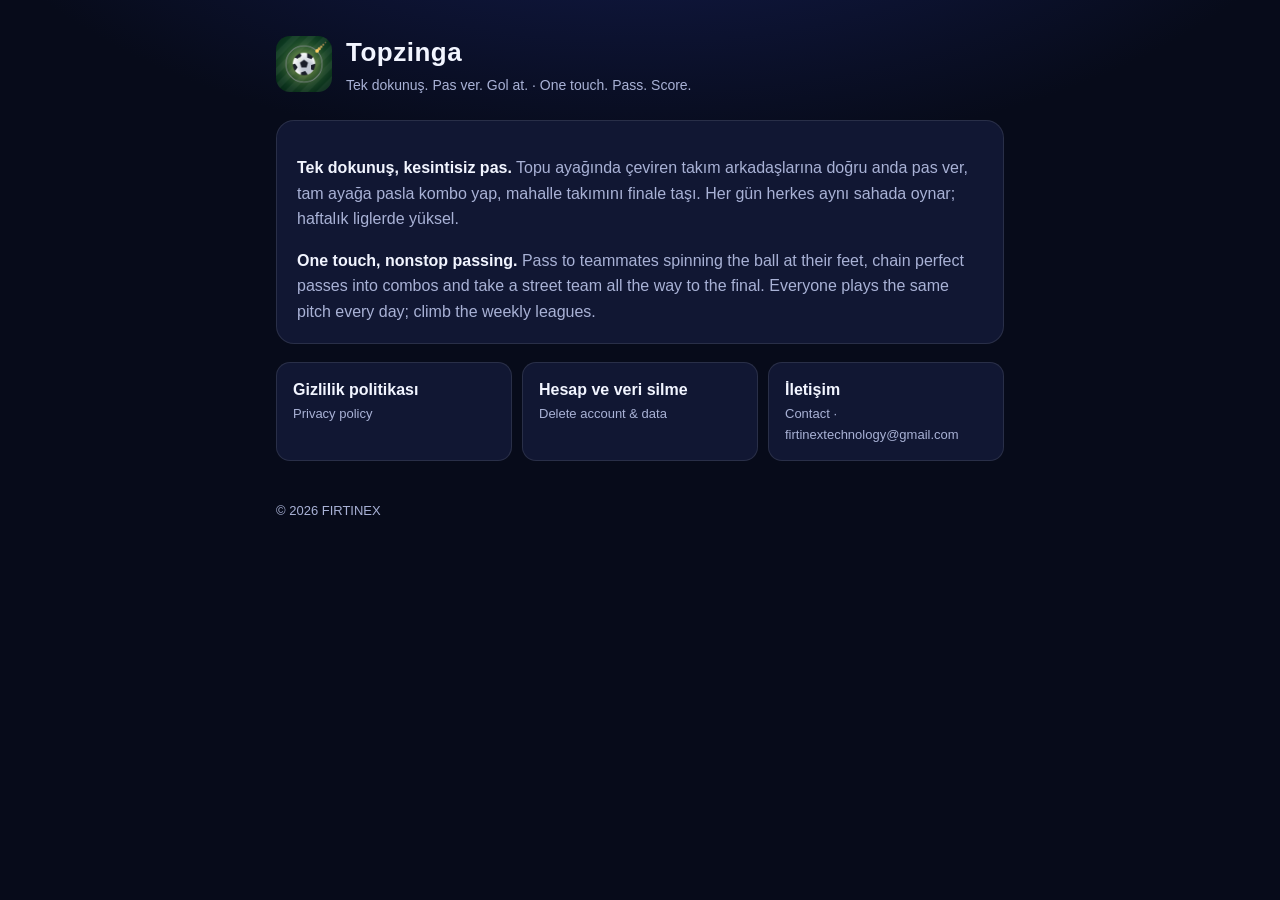
<file: index.html>
<!doctype html>
<html lang="tr">
<head>
  <meta charset="utf-8">
  <meta name="viewport" content="width=device-width, initial-scale=1">
  <title>Topzinga</title>
  <meta name="description" content="Topzinga: tek dokunuşla pas verdiğin, mahalle takımını finale taşıdığın ve her gün herkesin aynı sahada yarıştığı futbol oyunu.">
  <link rel="icon" href="icon.png">
  <link rel="stylesheet" href="style.css">
</head>
<body>
  <main>
    <header>
      <img src="icon.png" alt="">
      <div>
        <div class="brand">Topzinga</div>
        <div class="tag">Tek dokunuş. Pas ver. Gol at. · One touch. Pass. Score.</div>
      </div>
    </header>

    <div class="card">
      <p><strong>Tek dokunuş, kesintisiz pas.</strong> Topu ayağında çeviren takım arkadaşlarına doğru anda pas ver,
        tam ayağa pasla kombo yap, mahalle takımını finale taşı. Her gün herkes aynı sahada oynar; haftalık liglerde yüksel.</p>
      <p><strong>One touch, nonstop passing.</strong> Pass to teammates spinning the ball at their feet, chain perfect
        passes into combos and take a street team all the way to the final. Everyone plays the same pitch every day; climb the weekly leagues.</p>
    </div>

    <div class="links">
      <a href="privacy.html">Gizlilik politikası<span>Privacy policy</span></a>
      <a href="delete-account.html">Hesap ve veri silme<span>Delete account &amp; data</span></a>
      <a href="mailto:firtinextechnology@gmail.com">İletişim<span>Contact · firtinextechnology@gmail.com</span></a>
    </div>

    <footer>© 2026 FIRTINEX</footer>
  </main>
</body>
</html>
</file>
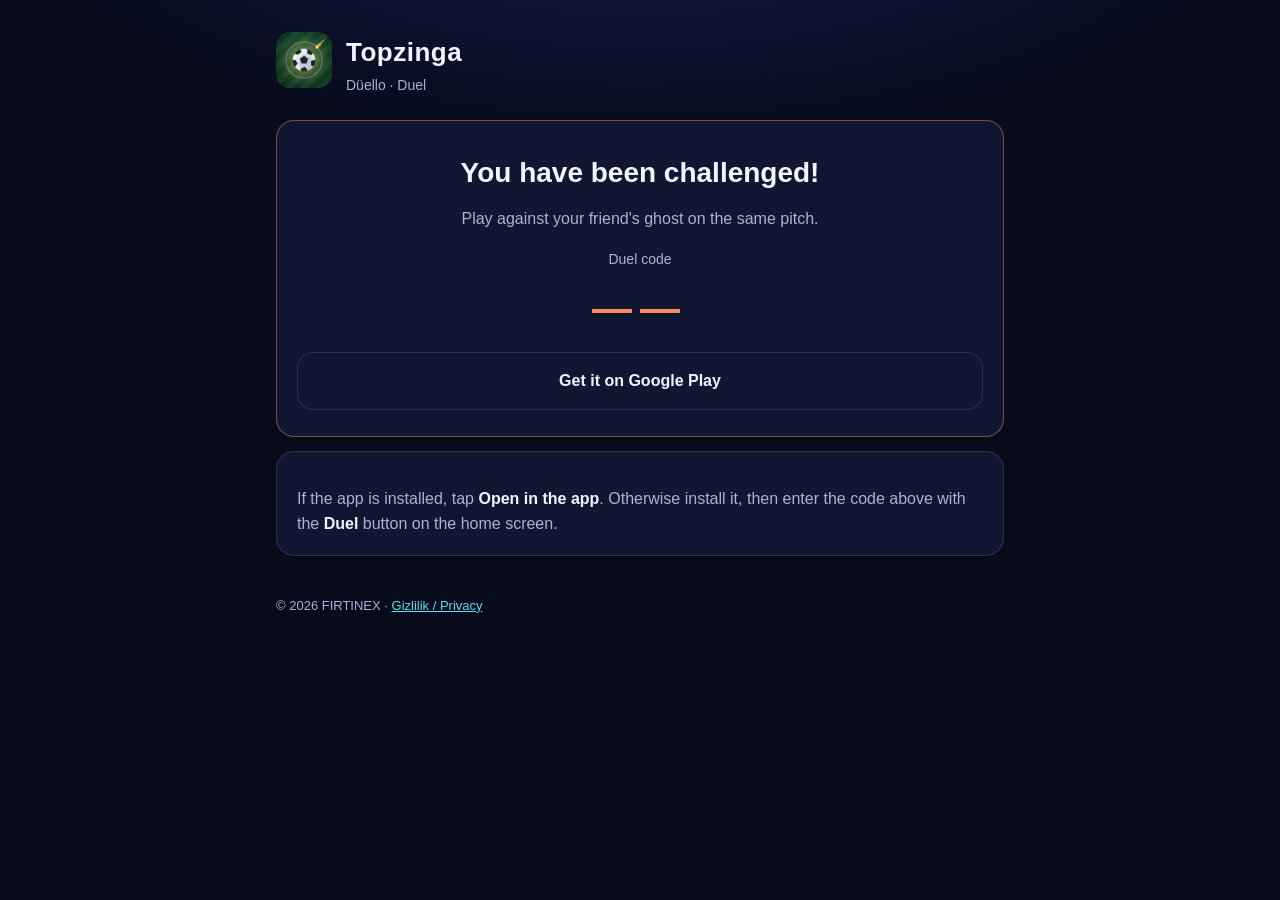
<file: d.html>
<!doctype html>
<html lang="tr">
<head>
  <meta charset="utf-8">
  <meta name="viewport" content="width=device-width, initial-scale=1">
  <title>Topzinga · Düello</title>
  <meta name="description" content="Bir arkadaşın sana Topzinga’da meydan okudu. Onun hayaletine karşı aynı sahada oyna!">
  <meta property="og:title" content="Topzinga · Düello">
  <meta property="og:description" content="Bir arkadaşın sana meydan okudu. Onun hayaletine karşı aynı sahada oyna!">
  <meta property="og:image" content="https://erdaldanis.github.io/topzinga/icon.png">
  <link rel="icon" href="icon.png">
  <link rel="stylesheet" href="style.css">
  <style>
    .duel { text-align: center; padding: 26px 20px; border-color: rgba(255, 138, 92, 0.45); }
    .duel .code { font-size: 40px; font-weight: 800; letter-spacing: 8px; color: #ff8a5c; margin: 6px 0 2px; }
    .btn { display: block; text-align: center; text-decoration: none; font-weight: 800; font-size: 18px; border-radius: 16px;
           padding: 15px 18px; margin: 12px 0 0; background: var(--accent); color: #062026; }
    .btn.alt { background: var(--surface); color: var(--text); border: 1px solid var(--border); font-weight: 600; font-size: 16px; }
    .hidden { display: none; }
  </style>
</head>
<body>
  <main>
    <header>
      <a href="./"><img src="icon.png" alt=""></a>
      <div>
        <a href="./" class="brand">Topzinga</a>
        <div class="tag">Düello · Duel</div>
      </div>
    </header>

    <div class="card duel">
      <h1 id="title">Sana meydan okundu!</h1>
      <p id="sub">Arkadaşının hayaletine karşı aynı sahada oyna.</p>
      <div class="muted" id="codeLabel">Düello kodu</div>
      <div class="code" id="code">······</div>
      <a class="btn" id="open" href="#">Uygulamada aç</a>
      <a class="btn alt hidden" id="play" href="https://play.google.com/store/apps/details?id=com.erdaldanis.topzinga">Google Play'den indir</a>
      <a class="btn alt hidden" id="ios" href="#">App Store'dan indir</a>
    </div>

    <div class="card">
      <p id="help">Uygulama yüklüyse <strong>Uygulamada aç</strong>'a dokun. Yüklü değilse indir, ardından ana ekrandaki
        <strong>Düello</strong> düğmesinden yukarıdaki kodu gir.</p>
    </div>

    <footer>© 2026 FIRTINEX · <a href="privacy.html">Gizlilik / Privacy</a></footer>
  </main>
  <script>
    (function () {
      // App Store bağlantısı yayınlanınca buraya yazılır (boşsa düğme gizli kalır)
      var IOS_URL = '';
      var PKG = 'com.erdaldanis.topzinga';
      var PLAY_URL = 'https://play.google.com/store/apps/details?id=' + PKG;

      var en = !/^tr/i.test(navigator.language || '');
      if (en) {
        document.documentElement.lang = 'en';
        document.getElementById('title').textContent = 'You have been challenged!';
        document.getElementById('sub').textContent = "Play against your friend's ghost on the same pitch.";
        document.getElementById('codeLabel').textContent = 'Duel code';
        document.getElementById('open').textContent = 'Open in the app';
        document.getElementById('play').textContent = 'Get it on Google Play';
        document.getElementById('ios').textContent = 'Download on the App Store';
        document.getElementById('help').innerHTML = 'If the app is installed, tap <strong>Open in the app</strong>. ' +
          'Otherwise install it, then enter the code above with the <strong>Duel</strong> button on the home screen.';
      }

      var m = location.search.match(/[?&]c=([A-Za-z0-9]{6})/);
      var code = m ? m[1].toUpperCase() : '';
      if (!/^[A-HJ-NP-Z2-9]{6}$/.test(code)) code = '';
      document.getElementById('code').textContent = code || '——';

      var ua = navigator.userAgent || '';
      var android = /Android/i.test(ua);
      var ios = /iPhone|iPad|iPod/i.test(ua);
      var open = document.getElementById('open');
      if (!code) {
        open.classList.add('hidden');
      } else if (android) {
        // Uygulama yüklüyse açar, değilse Play Store'a gider
        open.href = 'intent://duel/' + code + '#Intent;scheme=topzinga;package=' + PKG +
          ';S.browser_fallback_url=' + encodeURIComponent(PLAY_URL) + ';end';
      } else {
        open.href = 'topzinga://duel/' + code;
      }
      if (android || !ios) document.getElementById('play').classList.remove('hidden');
      if (IOS_URL && (ios || !android)) {
        var b = document.getElementById('ios');
        b.href = IOS_URL;
        b.classList.remove('hidden');
      }
    })();
  </script>
</body>
</html>
</file>
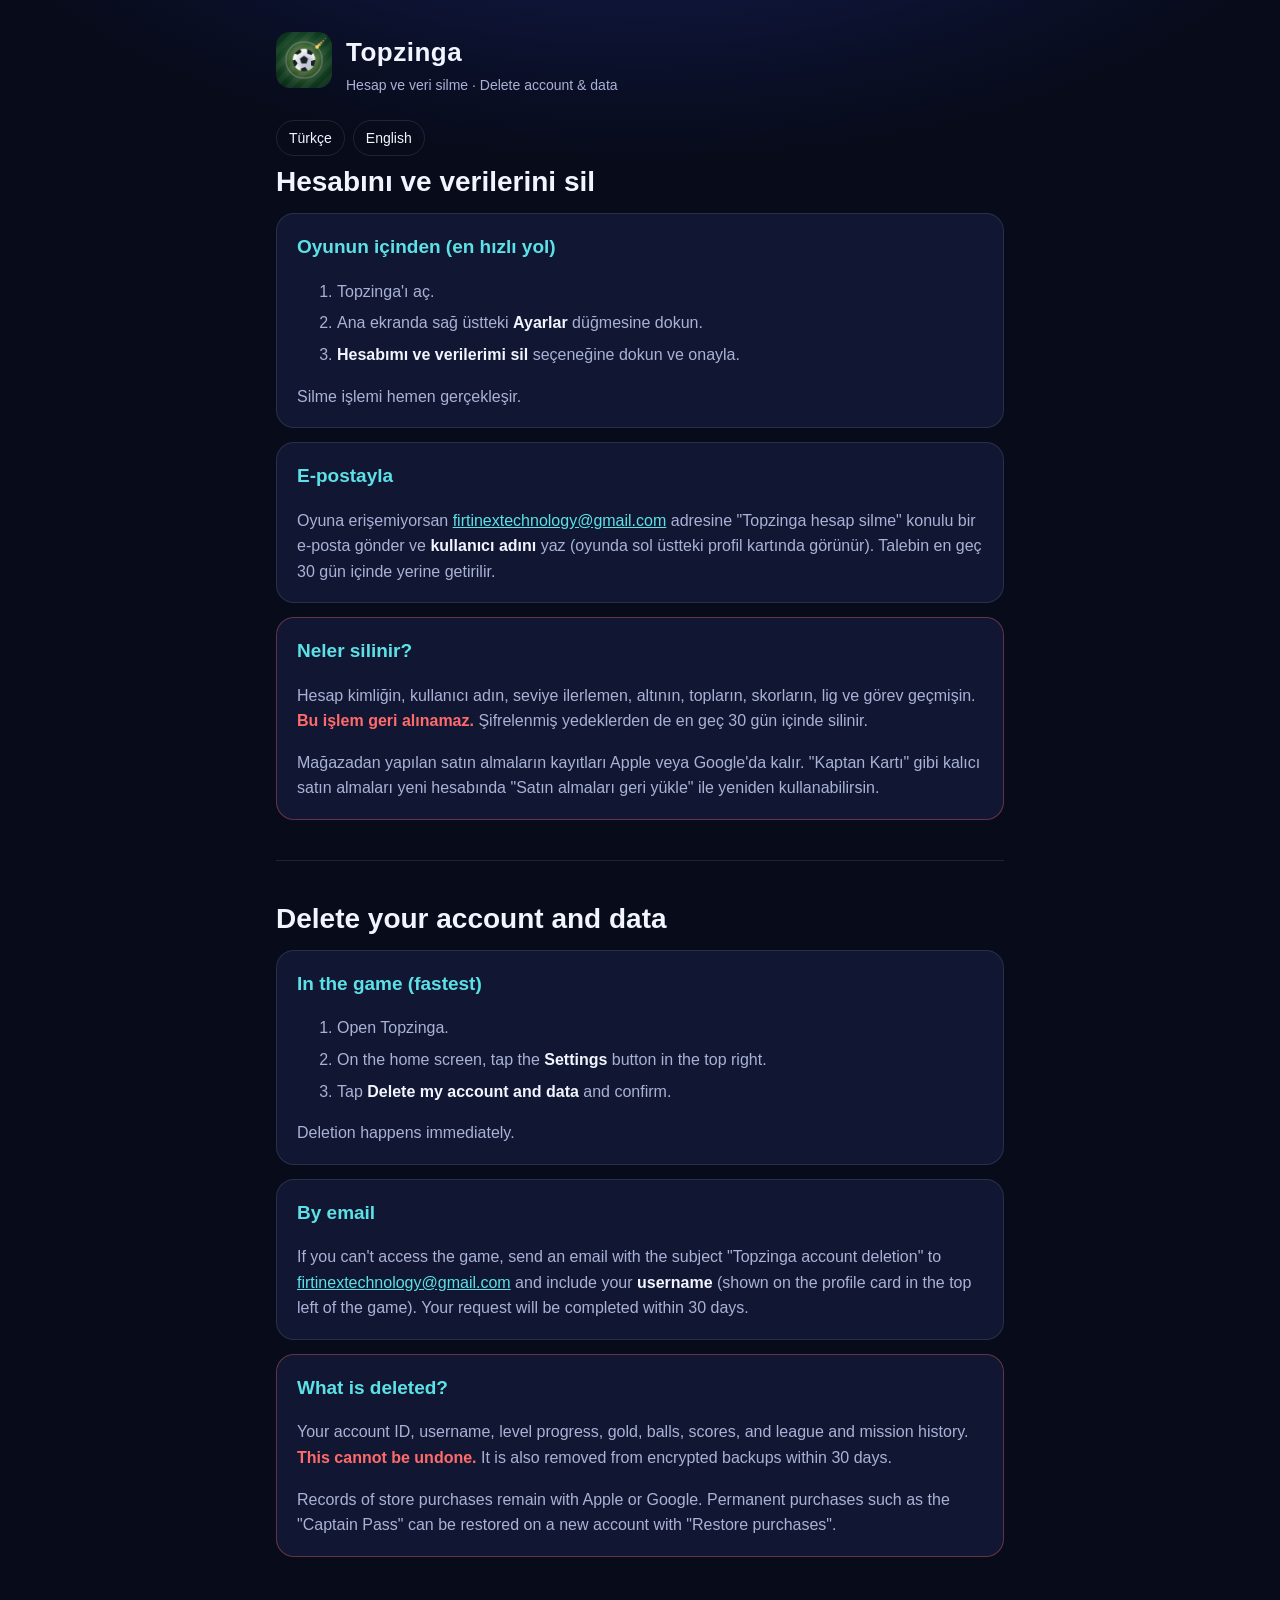
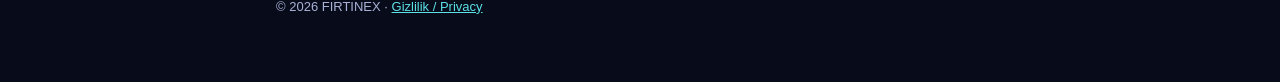
<file: delete-account.html>
<!doctype html>
<html lang="tr">
<head>
  <meta charset="utf-8">
  <meta name="viewport" content="width=device-width, initial-scale=1">
  <title>Topzinga · Hesap Silme / Delete Account</title>
  <link rel="icon" href="icon.png">
  <link rel="stylesheet" href="style.css">
</head>
<body>
  <main>
    <header>
      <a href="./"><img src="icon.png" alt=""></a>
      <div>
        <a href="./" class="brand">Topzinga</a>
        <div class="tag">Hesap ve veri silme · Delete account &amp; data</div>
      </div>
    </header>

    <div class="lang"><a href="#tr">Türkçe</a><a href="#en">English</a></div>

    <section id="tr">
      <h1>Hesabını ve verilerini sil</h1>

      <div class="card">
        <h2>Oyunun içinden (en hızlı yol)</h2>
        <ol class="steps">
          <li>Topzinga'ı aç.</li>
          <li>Ana ekranda sağ üstteki <strong>Ayarlar</strong> düğmesine dokun.</li>
          <li><strong>Hesabımı ve verilerimi sil</strong> seçeneğine dokun ve onayla.</li>
        </ol>
        <p>Silme işlemi hemen gerçekleşir.</p>
      </div>

      <div class="card">
        <h2>E-postayla</h2>
        <p>Oyuna erişemiyorsan <a href="mailto:firtinextechnology@gmail.com?subject=Topzinga%20hesap%20silme">firtinextechnology@gmail.com</a>
          adresine "Topzinga hesap silme" konulu bir e-posta gönder ve <strong>kullanıcı adını</strong> yaz
          (oyunda sol üstteki profil kartında görünür). Talebin en geç 30 gün içinde yerine getirilir.</p>
      </div>

      <div class="card warn">
        <h2>Neler silinir?</h2>
        <p>Hesap kimliğin, kullanıcı adın, seviye ilerlemen, altının, topların, skorların, lig ve görev geçmişin.
          <strong>Bu işlem geri alınamaz.</strong> Şifrelenmiş yedeklerden de en geç 30 gün içinde silinir.</p>
        <p>Mağazadan yapılan satın almaların kayıtları Apple veya Google'da kalır. "Kaptan Kartı" gibi kalıcı satın almaları
          yeni hesabında "Satın almaları geri yükle" ile yeniden kullanabilirsin.</p>
      </div>
    </section>

    <hr>

    <section id="en" lang="en">
      <h1>Delete your account and data</h1>

      <div class="card">
        <h2>In the game (fastest)</h2>
        <ol class="steps">
          <li>Open Topzinga.</li>
          <li>On the home screen, tap the <strong>Settings</strong> button in the top right.</li>
          <li>Tap <strong>Delete my account and data</strong> and confirm.</li>
        </ol>
        <p>Deletion happens immediately.</p>
      </div>

      <div class="card">
        <h2>By email</h2>
        <p>If you can't access the game, send an email with the subject "Topzinga account deletion" to
          <a href="mailto:firtinextechnology@gmail.com?subject=Topzinga%20account%20deletion">firtinextechnology@gmail.com</a> and
          include your <strong>username</strong> (shown on the profile card in the top left of the game). Your request
          will be completed within 30 days.</p>
      </div>

      <div class="card warn">
        <h2>What is deleted?</h2>
        <p>Your account ID, username, level progress, gold, balls, scores, and league and mission history.
          <strong>This cannot be undone.</strong> It is also removed from encrypted backups within 30 days.</p>
        <p>Records of store purchases remain with Apple or Google. Permanent purchases such as the "Captain Pass" can be restored on a
          new account with "Restore purchases".</p>
      </div>
    </section>

    <footer>© 2026 FIRTINEX · <a href="privacy.html">Gizlilik / Privacy</a></footer>
  </main>
</body>
</html>
</file>
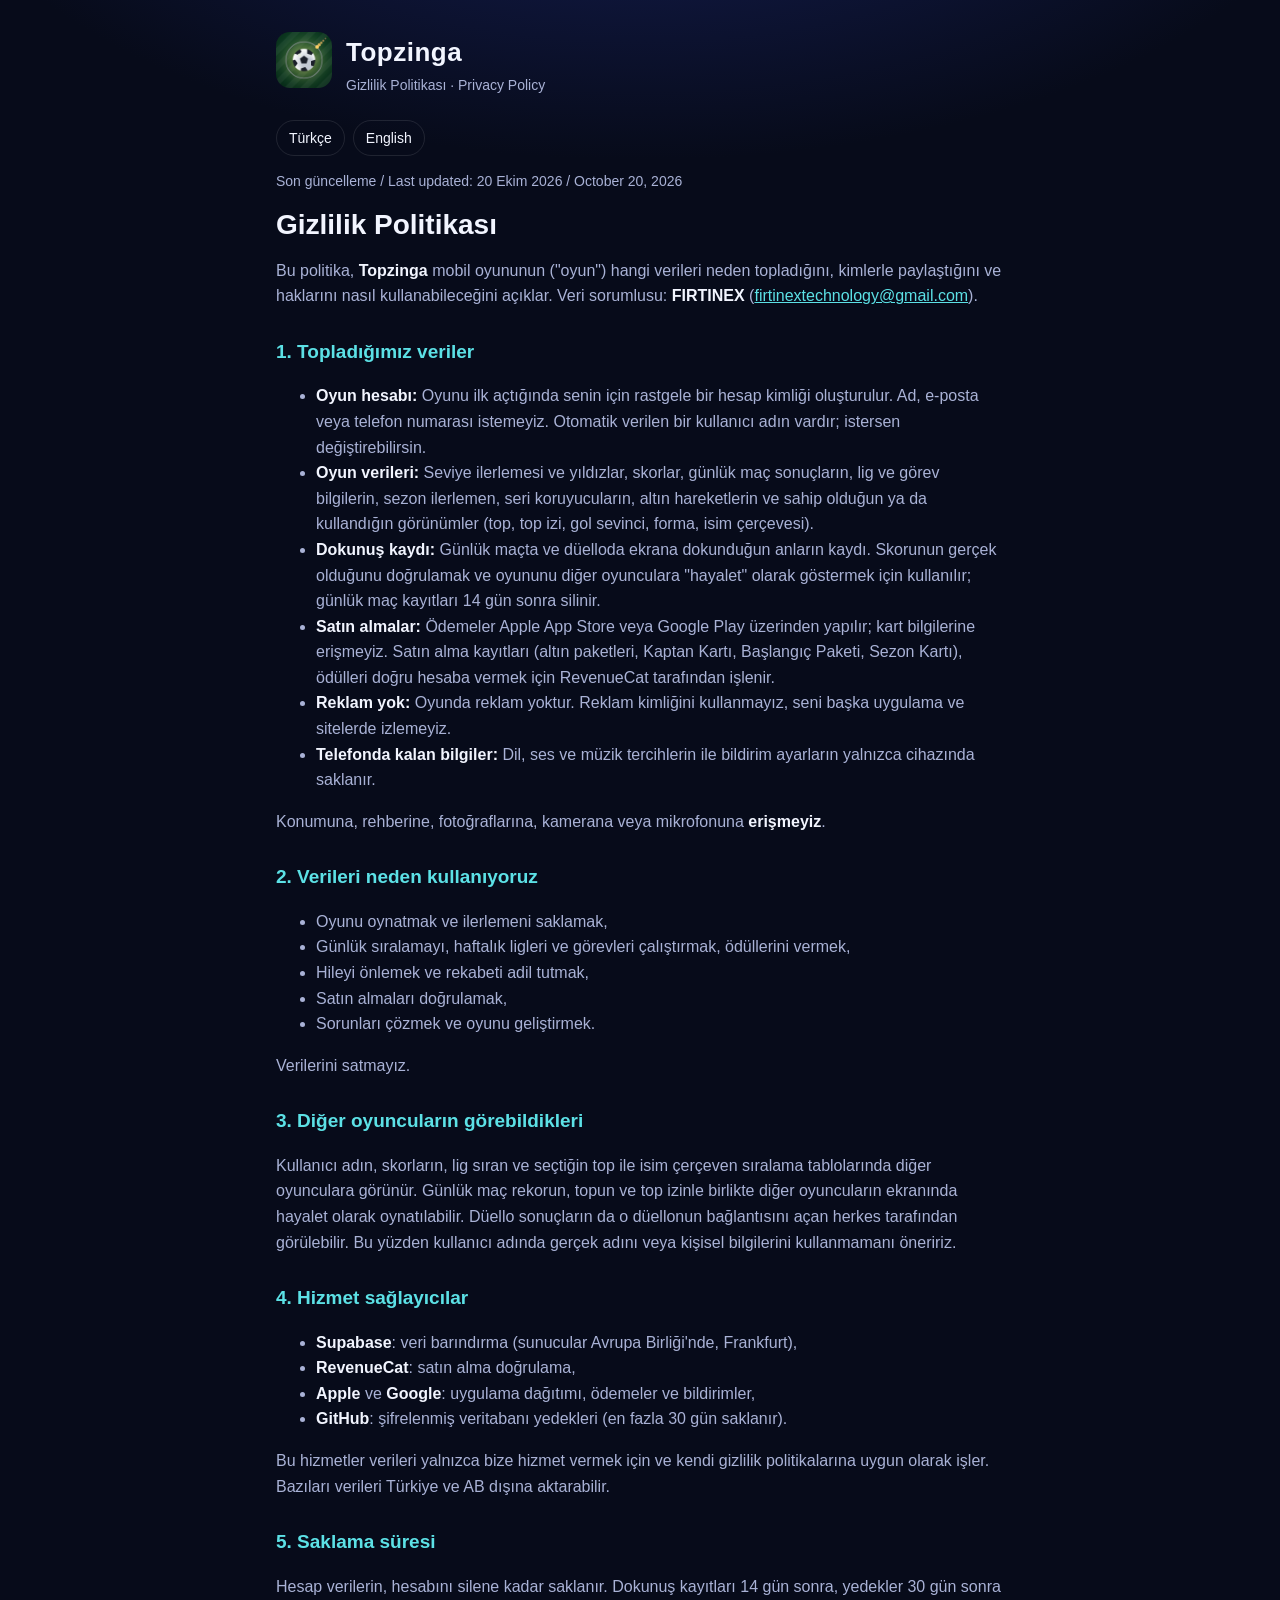
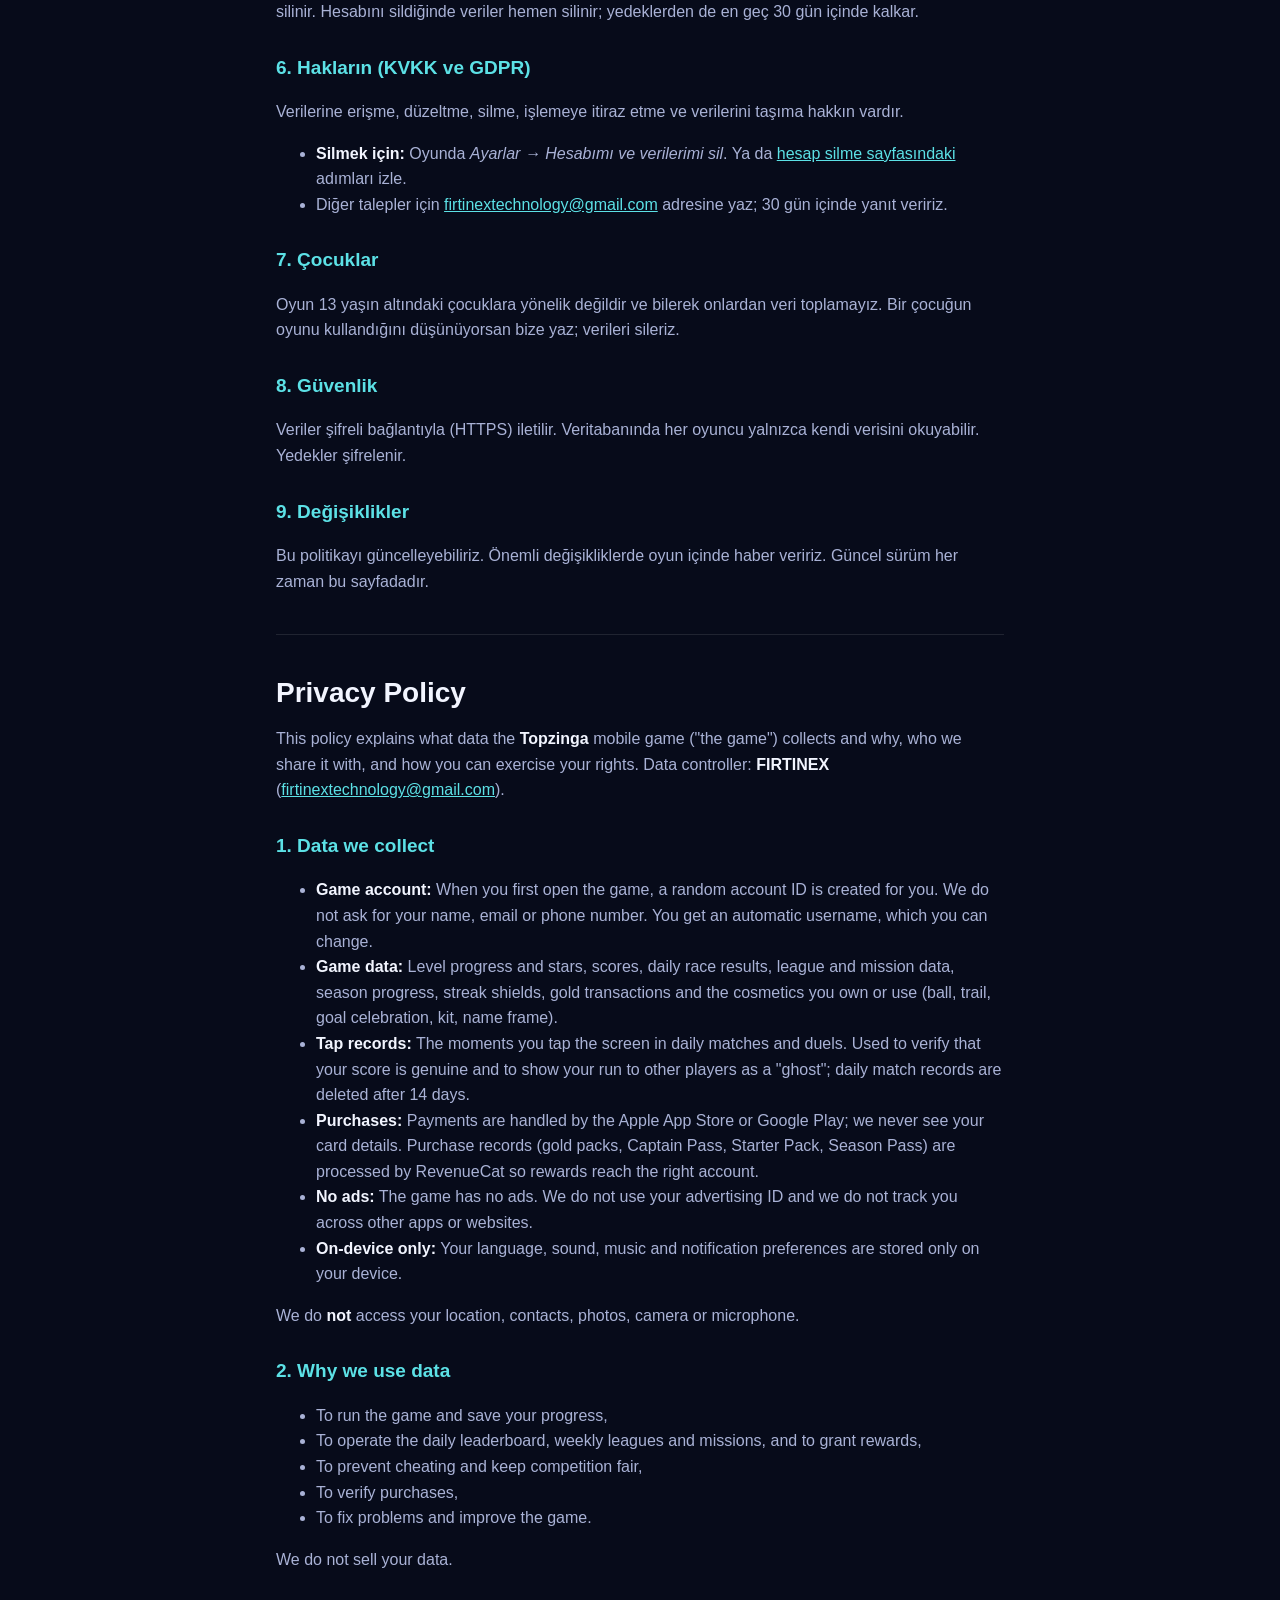
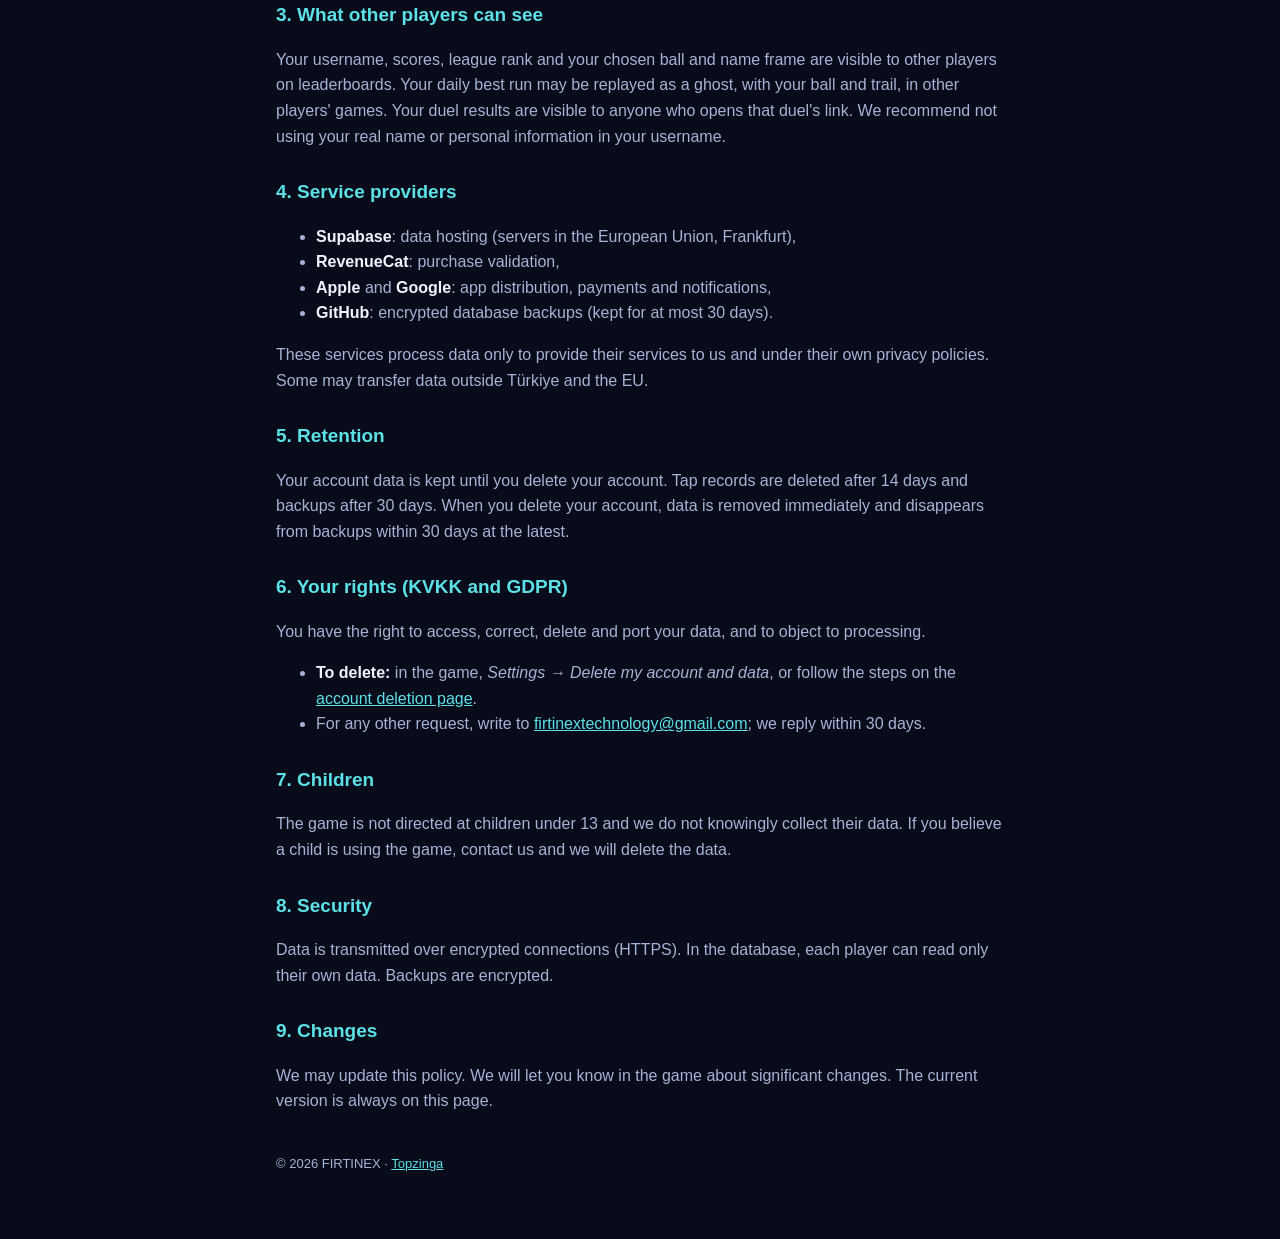
<file: privacy.html>
<!doctype html>
<html lang="tr">
<head>
  <meta charset="utf-8">
  <meta name="viewport" content="width=device-width, initial-scale=1">
  <title>Topzinga · Gizlilik Politikası / Privacy Policy</title>
  <link rel="icon" href="icon.png">
  <link rel="stylesheet" href="style.css">
</head>
<body>
  <main>
    <header>
      <a href="./"><img src="icon.png" alt=""></a>
      <div>
        <a href="./" class="brand">Topzinga</a>
        <div class="tag">Gizlilik Politikası · Privacy Policy</div>
      </div>
    </header>

    <div class="lang"><a href="#tr">Türkçe</a><a href="#en">English</a></div>
    <p class="muted">Son güncelleme / Last updated: 20 Ekim 2026 / October 20, 2026</p>

    <!-- ===================== TÜRKÇE ===================== -->
    <section id="tr">
      <h1>Gizlilik Politikası</h1>
      <p>Bu politika, <strong>Topzinga</strong> mobil oyununun ("oyun") hangi verileri neden topladığını, kimlerle
        paylaştığını ve haklarını nasıl kullanabileceğini açıklar. Veri sorumlusu: <strong>FIRTINEX</strong>
        (<a href="mailto:firtinextechnology@gmail.com">firtinextechnology@gmail.com</a>).</p>

      <h2>1. Topladığımız veriler</h2>
      <ul>
        <li><strong>Oyun hesabı:</strong> Oyunu ilk açtığında senin için rastgele bir hesap kimliği oluşturulur.
          Ad, e-posta veya telefon numarası istemeyiz. Otomatik verilen bir kullanıcı adın vardır; istersen değiştirebilirsin.</li>
        <li><strong>Oyun verileri:</strong> Seviye ilerlemesi ve yıldızlar, skorlar, günlük maç sonuçların, lig ve görev
          bilgilerin, sezon ilerlemen, seri koruyucuların, altın hareketlerin ve sahip olduğun ya da kullandığın görünümler
          (top, top izi, gol sevinci, forma, isim çerçevesi).</li>
        <li><strong>Dokunuş kaydı:</strong> Günlük maçta ve düelloda ekrana dokunduğun anların kaydı. Skorunun gerçek olduğunu
          doğrulamak ve oyununu diğer oyunculara "hayalet" olarak göstermek için kullanılır; günlük maç kayıtları 14 gün sonra silinir.</li>
        <li><strong>Satın almalar:</strong> Ödemeler Apple App Store veya Google Play üzerinden yapılır; kart bilgilerine
          erişmeyiz. Satın alma kayıtları (altın paketleri, Kaptan Kartı, Başlangıç Paketi, Sezon Kartı), ödülleri doğru
          hesaba vermek için RevenueCat tarafından işlenir.</li>
        <li><strong>Reklam yok:</strong> Oyunda reklam yoktur. Reklam kimliğini kullanmayız, seni başka uygulama ve
          sitelerde izlemeyiz.</li>
        <li><strong>Telefonda kalan bilgiler:</strong> Dil, ses ve müzik tercihlerin ile bildirim ayarların yalnızca
          cihazında saklanır.</li>
      </ul>
      <p>Konumuna, rehberine, fotoğraflarına, kamerana veya mikrofonuna <strong>erişmeyiz</strong>.</p>

      <h2>2. Verileri neden kullanıyoruz</h2>
      <ul>
        <li>Oyunu oynatmak ve ilerlemeni saklamak,</li>
        <li>Günlük sıralamayı, haftalık ligleri ve görevleri çalıştırmak, ödüllerini vermek,</li>
        <li>Hileyi önlemek ve rekabeti adil tutmak,</li>
        <li>Satın almaları doğrulamak,</li>
        <li>Sorunları çözmek ve oyunu geliştirmek.</li>
      </ul>
      <p>Verilerini satmayız.</p>

      <h2>3. Diğer oyuncuların görebildikleri</h2>
      <p>Kullanıcı adın, skorların, lig sıran ve seçtiğin top ile isim çerçeven sıralama tablolarında diğer oyunculara
        görünür. Günlük maç rekorun, topun ve top izinle birlikte diğer oyuncuların ekranında hayalet olarak oynatılabilir.
        Düello sonuçların da o düellonun bağlantısını açan herkes tarafından görülebilir. Bu yüzden kullanıcı adında
        gerçek adını veya kişisel bilgilerini kullanmamanı öneririz.</p>

      <h2>4. Hizmet sağlayıcılar</h2>
      <ul>
        <li><strong>Supabase</strong>: veri barındırma (sunucular Avrupa Birliği'nde, Frankfurt),</li>
        <li><strong>RevenueCat</strong>: satın alma doğrulama,</li>
        <li><strong>Apple</strong> ve <strong>Google</strong>: uygulama dağıtımı, ödemeler ve bildirimler,</li>
        <li><strong>GitHub</strong>: şifrelenmiş veritabanı yedekleri (en fazla 30 gün saklanır).</li>
      </ul>
      <p>Bu hizmetler verileri yalnızca bize hizmet vermek için ve kendi gizlilik politikalarına uygun olarak işler.
        Bazıları verileri Türkiye ve AB dışına aktarabilir.</p>

      <h2>5. Saklama süresi</h2>
      <p>Hesap verilerin, hesabını silene kadar saklanır. Dokunuş kayıtları 14 gün sonra, yedekler 30 gün sonra silinir.
        Hesabını sildiğinde veriler hemen silinir; yedeklerden de en geç 30 gün içinde kalkar.</p>

      <h2>6. Hakların (KVKK ve GDPR)</h2>
      <p>Verilerine erişme, düzeltme, silme, işlemeye itiraz etme ve verilerini taşıma hakkın vardır.</p>
      <ul>
        <li><strong>Silmek için:</strong> Oyunda <em>Ayarlar → Hesabımı ve verilerimi sil</em>. Ya da
          <a href="delete-account.html">hesap silme sayfasındaki</a> adımları izle.</li>
        <li>Diğer talepler için <a href="mailto:firtinextechnology@gmail.com">firtinextechnology@gmail.com</a> adresine yaz;
          30 gün içinde yanıt veririz.</li>
      </ul>

      <h2>7. Çocuklar</h2>
      <p>Oyun 13 yaşın altındaki çocuklara yönelik değildir ve bilerek onlardan veri toplamayız. Bir çocuğun oyunu
        kullandığını düşünüyorsan bize yaz; verileri sileriz.</p>

      <h2>8. Güvenlik</h2>
      <p>Veriler şifreli bağlantıyla (HTTPS) iletilir. Veritabanında her oyuncu yalnızca kendi verisini okuyabilir.
        Yedekler şifrelenir.</p>

      <h2>9. Değişiklikler</h2>
      <p>Bu politikayı güncelleyebiliriz. Önemli değişikliklerde oyun içinde haber veririz. Güncel sürüm her zaman bu
        sayfadadır.</p>
    </section>

    <hr>

    <!-- ===================== ENGLISH ===================== -->
    <section id="en" lang="en">
      <h1>Privacy Policy</h1>
      <p>This policy explains what data the <strong>Topzinga</strong> mobile game ("the game") collects and why, who we
        share it with, and how you can exercise your rights. Data controller: <strong>FIRTINEX</strong>
        (<a href="mailto:firtinextechnology@gmail.com">firtinextechnology@gmail.com</a>).</p>

      <h2>1. Data we collect</h2>
      <ul>
        <li><strong>Game account:</strong> When you first open the game, a random account ID is created for you. We do
          not ask for your name, email or phone number. You get an automatic username, which you can change.</li>
        <li><strong>Game data:</strong> Level progress and stars, scores, daily race results, league and mission data,
          season progress, streak shields, gold transactions and the cosmetics you own or use (ball, trail, goal
          celebration, kit, name frame).</li>
        <li><strong>Tap records:</strong> The moments you tap the screen in daily matches and duels. Used to verify that your
          score is genuine and to show your run to other players as a "ghost"; daily match records are deleted after 14 days.</li>
        <li><strong>Purchases:</strong> Payments are handled by the Apple App Store or Google Play; we never see your
          card details. Purchase records (gold packs, Captain Pass, Starter Pack, Season Pass) are processed by RevenueCat
          so rewards reach the right account.</li>
        <li><strong>No ads:</strong> The game has no ads. We do not use your advertising ID and we do not track you
          across other apps or websites.</li>
        <li><strong>On-device only:</strong> Your language, sound, music and notification preferences are stored only on
          your device.</li>
      </ul>
      <p>We do <strong>not</strong> access your location, contacts, photos, camera or microphone.</p>

      <h2>2. Why we use data</h2>
      <ul>
        <li>To run the game and save your progress,</li>
        <li>To operate the daily leaderboard, weekly leagues and missions, and to grant rewards,</li>
        <li>To prevent cheating and keep competition fair,</li>
        <li>To verify purchases,</li>
        <li>To fix problems and improve the game.</li>
      </ul>
      <p>We do not sell your data.</p>

      <h2>3. What other players can see</h2>
      <p>Your username, scores, league rank and your chosen ball and name frame are visible to other players on
        leaderboards. Your daily best run may be replayed as a ghost, with your ball and trail, in other players' games.
        Your duel results are visible to anyone who opens that duel's link. We recommend not using
        your real name or personal information in your username.</p>

      <h2>4. Service providers</h2>
      <ul>
        <li><strong>Supabase</strong>: data hosting (servers in the European Union, Frankfurt),</li>
        <li><strong>RevenueCat</strong>: purchase validation,</li>
        <li><strong>Apple</strong> and <strong>Google</strong>: app distribution, payments and notifications,</li>
        <li><strong>GitHub</strong>: encrypted database backups (kept for at most 30 days).</li>
      </ul>
      <p>These services process data only to provide their services to us and under their own privacy policies. Some
        may transfer data outside Türkiye and the EU.</p>

      <h2>5. Retention</h2>
      <p>Your account data is kept until you delete your account. Tap records are deleted after 14 days and backups
        after 30 days. When you delete your account, data is removed immediately and disappears from backups within 30
        days at the latest.</p>

      <h2>6. Your rights (KVKK and GDPR)</h2>
      <p>You have the right to access, correct, delete and port your data, and to object to processing.</p>
      <ul>
        <li><strong>To delete:</strong> in the game, <em>Settings → Delete my account and data</em>, or follow the steps
          on the <a href="delete-account.html">account deletion page</a>.</li>
        <li>For any other request, write to <a href="mailto:firtinextechnology@gmail.com">firtinextechnology@gmail.com</a>; we reply
          within 30 days.</li>
      </ul>

      <h2>7. Children</h2>
      <p>The game is not directed at children under 13 and we do not knowingly collect their data. If you believe a
        child is using the game, contact us and we will delete the data.</p>

      <h2>8. Security</h2>
      <p>Data is transmitted over encrypted connections (HTTPS). In the database, each player can read only their own
        data. Backups are encrypted.</p>

      <h2>9. Changes</h2>
      <p>We may update this policy. We will let you know in the game about significant changes. The current version is
        always on this page.</p>
    </section>

    <footer>© 2026 FIRTINEX · <a href="./">Topzinga</a></footer>
  </main>
</body>
</html>
</file>
<file: style.css>
:root {
  --bg: #070b1a;
  --surface: #111733;
  --border: rgba(255, 255, 255, 0.1);
  --text: #f2f5ff;
  --dim: #a9b2d6;
  --accent: #5ce1e6;
  --gold: #ffd166;
  --danger: #ff6b6b;
}
* { box-sizing: border-box; }
html { -webkit-text-size-adjust: 100%; }
body {
  margin: 0;
  background: radial-gradient(1200px 600px at 50% -200px, #16205a 0%, var(--bg) 60%) fixed, var(--bg);
  color: var(--text);
  font: 16px/1.6 -apple-system, BlinkMacSystemFont, 'Segoe UI', Roboto, 'Helvetica Neue', Arial, sans-serif;
}
main { max-width: 760px; margin: 0 auto; padding: 32px 16px 64px; }
header { display: flex; align-items: center; gap: 14px; margin-bottom: 24px; }
header img { width: 56px; height: 56px; border-radius: 14px; }
header a { color: var(--text); text-decoration: none; }
.brand { font-size: 26px; font-weight: 800; letter-spacing: 0.5px; }
.tag { color: var(--dim); font-size: 14px; }
h1 { font-size: 28px; line-height: 1.25; margin: 8px 0 4px; }
h2 { font-size: 19px; margin: 28px 0 8px; color: var(--accent); }
p, li { color: var(--dim); }
strong { color: var(--text); }
a { color: var(--accent); }
.card { background: var(--surface); border: 1px solid var(--border); border-radius: 18px; padding: 18px 20px; margin: 14px 0; }
.lang { display: flex; gap: 8px; margin: 12px 0 8px; }
.lang a { padding: 6px 12px; border-radius: 999px; border: 1px solid var(--border); text-decoration: none; color: var(--text); font-size: 14px; }
.muted { color: var(--dim); font-size: 14px; }
.steps li { margin: 6px 0; }
.warn { border-color: rgba(255, 107, 107, 0.35); }
.warn strong { color: var(--danger); }
.links { display: grid; gap: 10px; grid-template-columns: repeat(auto-fit, minmax(200px, 1fr)); margin-top: 18px; }
.links a { display: block; background: var(--surface); border: 1px solid var(--border); border-radius: 14px; padding: 14px 16px; text-decoration: none; color: var(--text); font-weight: 600; }
.links a span { display: block; color: var(--dim); font-weight: 400; font-size: 13px; margin-top: 2px; }
hr { border: 0; border-top: 1px solid var(--border); margin: 40px 0; }
footer { color: var(--dim); font-size: 13px; margin-top: 40px; }
.card h2 { margin-top: 0; }
.card > :last-child { margin-bottom: 0; }
</file>
